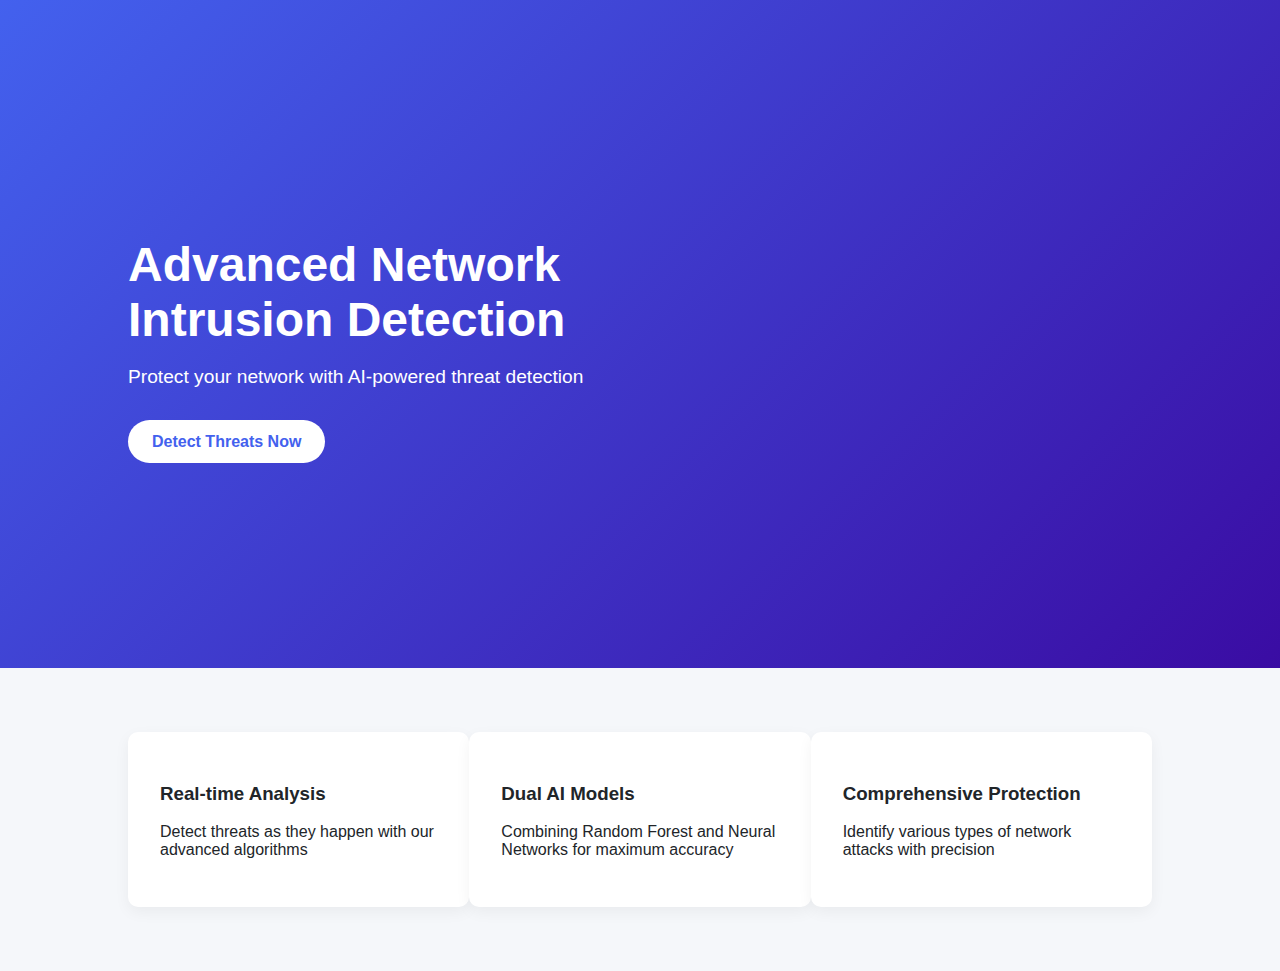
<file: templates/index.html>
<!DOCTYPE html>
<html lang="en">
<head>
    <meta charset="UTF-8">
    <meta name="viewport" content="width=device-width, initial-scale=1.0">
    <title>Network Intrusion Detection System</title>
    <style>
        /* Modern styling with animations */
:root {
    --primary: #4361ee;
    --secondary: #3f37c9;
    --danger: #f72585;
    --success: #4cc9f0;
    --dark: #212529;
    --light: #f8f9fa;
}

body {
    font-family: 'Segoe UI', Tahoma, Geneva, Verdana, sans-serif;
    margin: 0;
    padding: 0;
    background-color: #f5f7fa;
    color: var(--dark);
}

.hero {
    display: flex;
    align-items: center;
    justify-content: space-between;
    padding: 4rem 8rem;
    background: linear-gradient(135deg, #4361ee 0%, #3a0ca3 100%);
    color: white;
    min-height: 60vh;
}

.hero-content {
    max-width: 50%;
    animation: fadeIn 1s ease-in-out;
}

.hero-content h1 {
    font-size: 3rem;
    margin-bottom: 1rem;
}

.hero-content p {
    font-size: 1.2rem;
    margin-bottom: 2rem;
}

.cta-button {
    display: inline-block;
    padding: 0.8rem 1.5rem;
    background-color: white;
    color: var(--primary);
    text-decoration: none;
    border-radius: 30px;
    font-weight: bold;
    transition: all 0.3s ease;
}

.cta-button:hover {
    transform: translateY(-3px);
    box-shadow: 0 10px 20px rgba(0, 0, 0, 0.1);
}

.hero-image img {
    max-width: 100%;
    height: auto;
    animation: float 6s ease-in-out infinite;
}

.features {
    display: flex;
    justify-content: space-around;
    padding: 4rem 8rem;
}

.feature-card {
    background: white;
    padding: 2rem;
    border-radius: 10px;
    width: 28%;
    box-shadow: 0 5px 15px rgba(0, 0, 0, 0.05);
    transition: all 0.3s ease;
}

.feature-card:hover {
    transform: translateY(-10px);
    box-shadow: 0 15px 30px rgba(0, 0, 0, 0.1);
}

.predict-container {
    max-width: 800px;
    margin: 4rem auto;
    padding: 2rem;
    background: white;
    border-radius: 10px;
    box-shadow: 0 5px 15px rgba(0, 0, 0, 0.05);
}

.form-group {
    margin-bottom: 1.5rem;
}

.form-group label {
    display: block;
    margin-bottom: 0.5rem;
    font-weight: bold;
}

.radio-label {
    display: inline-block;
    margin-right: 1rem;
    cursor: pointer;
}

input[type="number"], input[type="text"] {
    width: 100%;
    padding: 0.8rem;
    border: 1px solid #ddd;
    border-radius: 5px;
    font-size: 1rem;
}

.analyze-button {
    background-color: var(--primary);
    color: white;
    border: none;
    padding: 1rem 2rem;
    border-radius: 5px;
    font-size: 1rem;
    cursor: pointer;
    transition: all 0.3s ease;
}

.analyze-button:hover {
    background-color: var(--secondary);
}

.results-container {
    max-width: 1000px;
    margin: 4rem auto;
    padding: 2rem;
}

.result-cards {
    display: flex;
    justify-content: space-around;
    margin-bottom: 3rem;
}

.result-card {
    width: 45%;
    padding: 2rem;
    border-radius: 10px;
    text-align: center;
    box-shadow: 0 5px 15px rgba(0, 0, 0, 0.05);
    transition: all 0.3s ease;
}

.result-card.normal {
    background-color: var(--success);
    color: white;
}

.result-card.attack {
    background-color: var(--danger);
    color: white;
}

.result-value {
    font-size: 2.5rem;
    font-weight: bold;
    margin: 1rem 0;
}

.confidence {
    font-size: 1.2rem;
    opacity: 0.9;
}

.input-review table {
    width: 100%;
    border-collapse: collapse;
    margin-top: 2rem;
}

.input-review td {
    padding: 0.8rem;
    border-bottom: 1px solid #eee;
}

.back-button {
    display: inline-block;
    margin-top: 2rem;
    padding: 0.8rem 1.5rem;
    background-color: var(--primary);
    color: white;
    text-decoration: none;
    border-radius: 5px;
    transition: all 0.3s ease;
}

.back-button:hover {
    background-color: var(--secondary);
}

@keyframes fadeIn {
    from { opacity: 0; transform: translateY(20px); }
    to { opacity: 1; transform: translateY(0); }
}

@keyframes float {
    0% { transform: translateY(0px); }
    50% { transform: translateY(-20px); }
    100% { transform: translateY(0px); }
}
    </style>
</head>
<body>
    <div class="hero">
        <div class="hero-content">
            <h1>Advanced Network Intrusion Detection</h1>
            <p>Protect your network with AI-powered threat detection</p>
            <a href="/predict" class="cta-button">Detect Threats Now</a>
        </div>
        <div class="hero-image">    
        </div>
    </div>
    
    <div class="features">
        <div class="feature-card">
            <h3>Real-time Analysis</h3>
            <p>Detect threats as they happen with our advanced algorithms</p>
        </div>
        <div class="feature-card">
            <h3>Dual AI Models</h3>
            <p>Combining Random Forest and Neural Networks for maximum accuracy</p>
        </div>
        <div class="feature-card">
            <h3>Comprehensive Protection</h3>
            <p>Identify various types of network attacks with precision</p>
        </div>
    </div>
</body>
</html>
</file>
